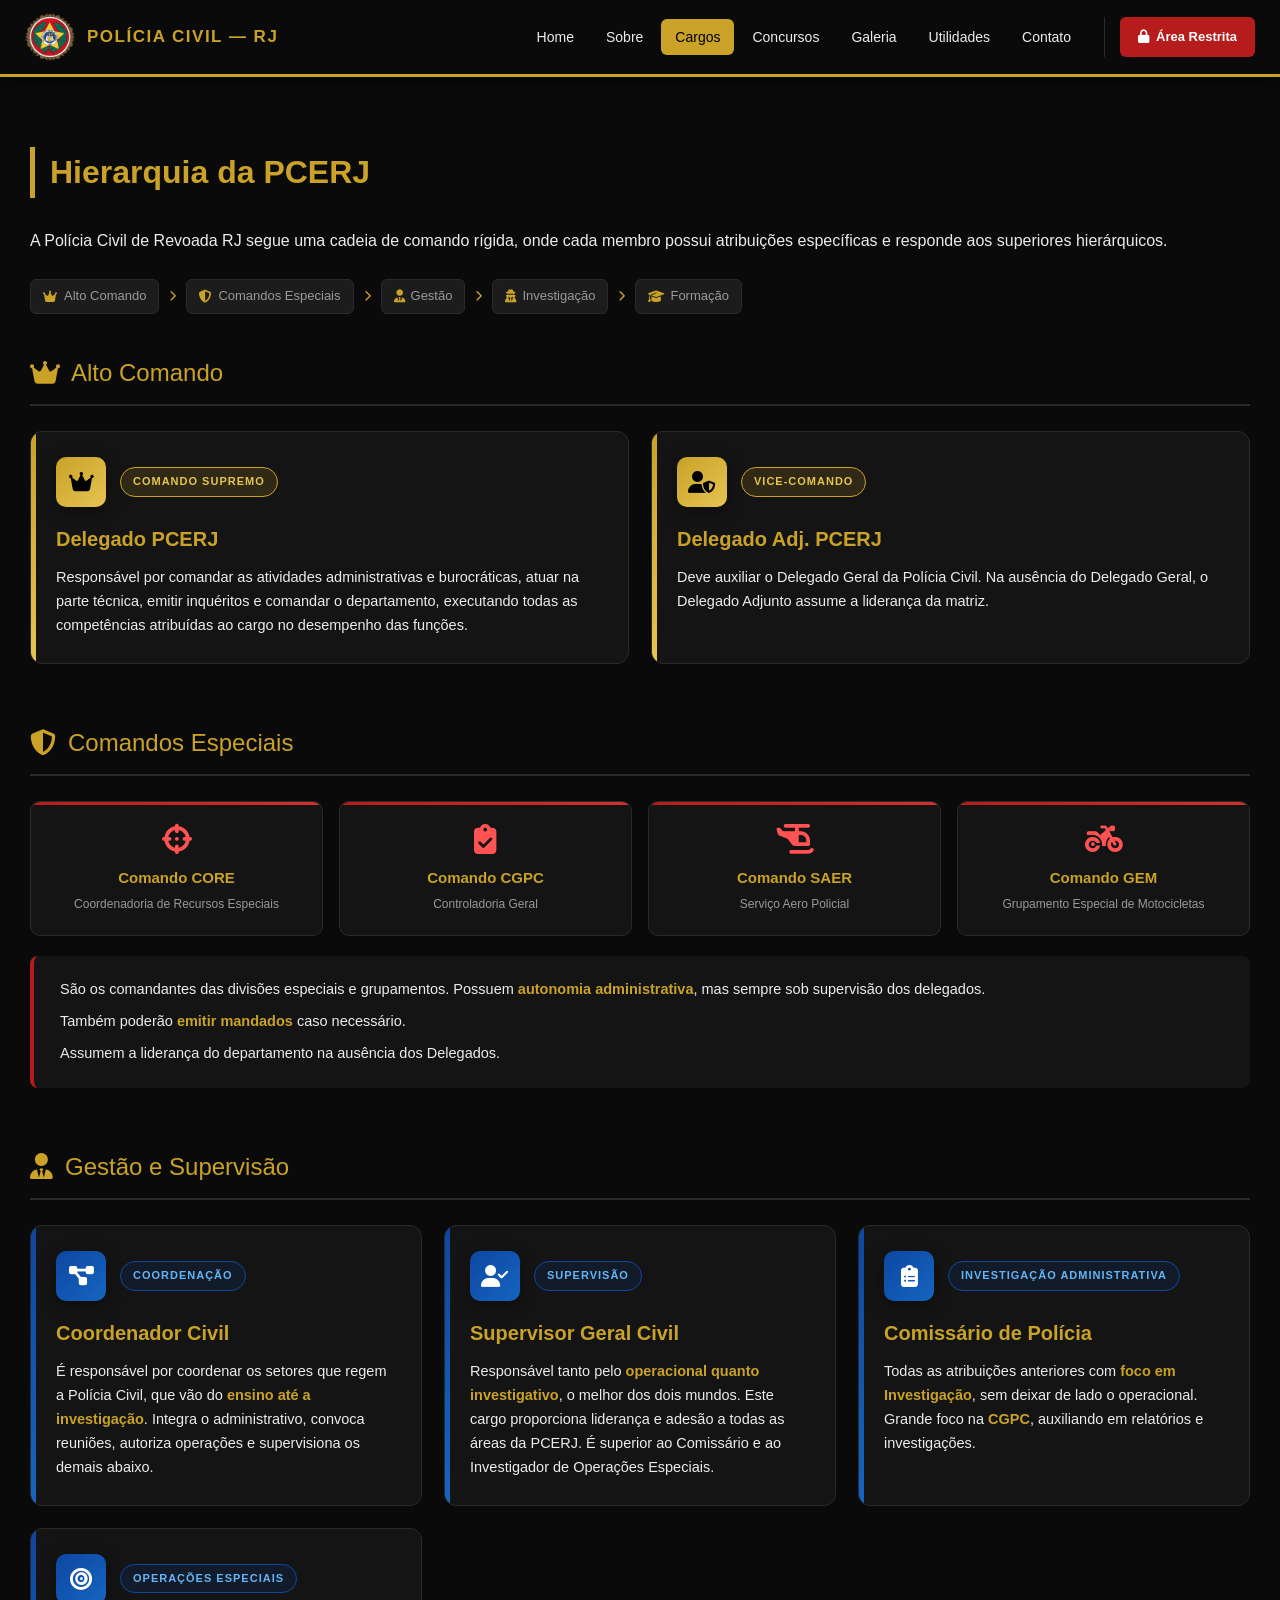
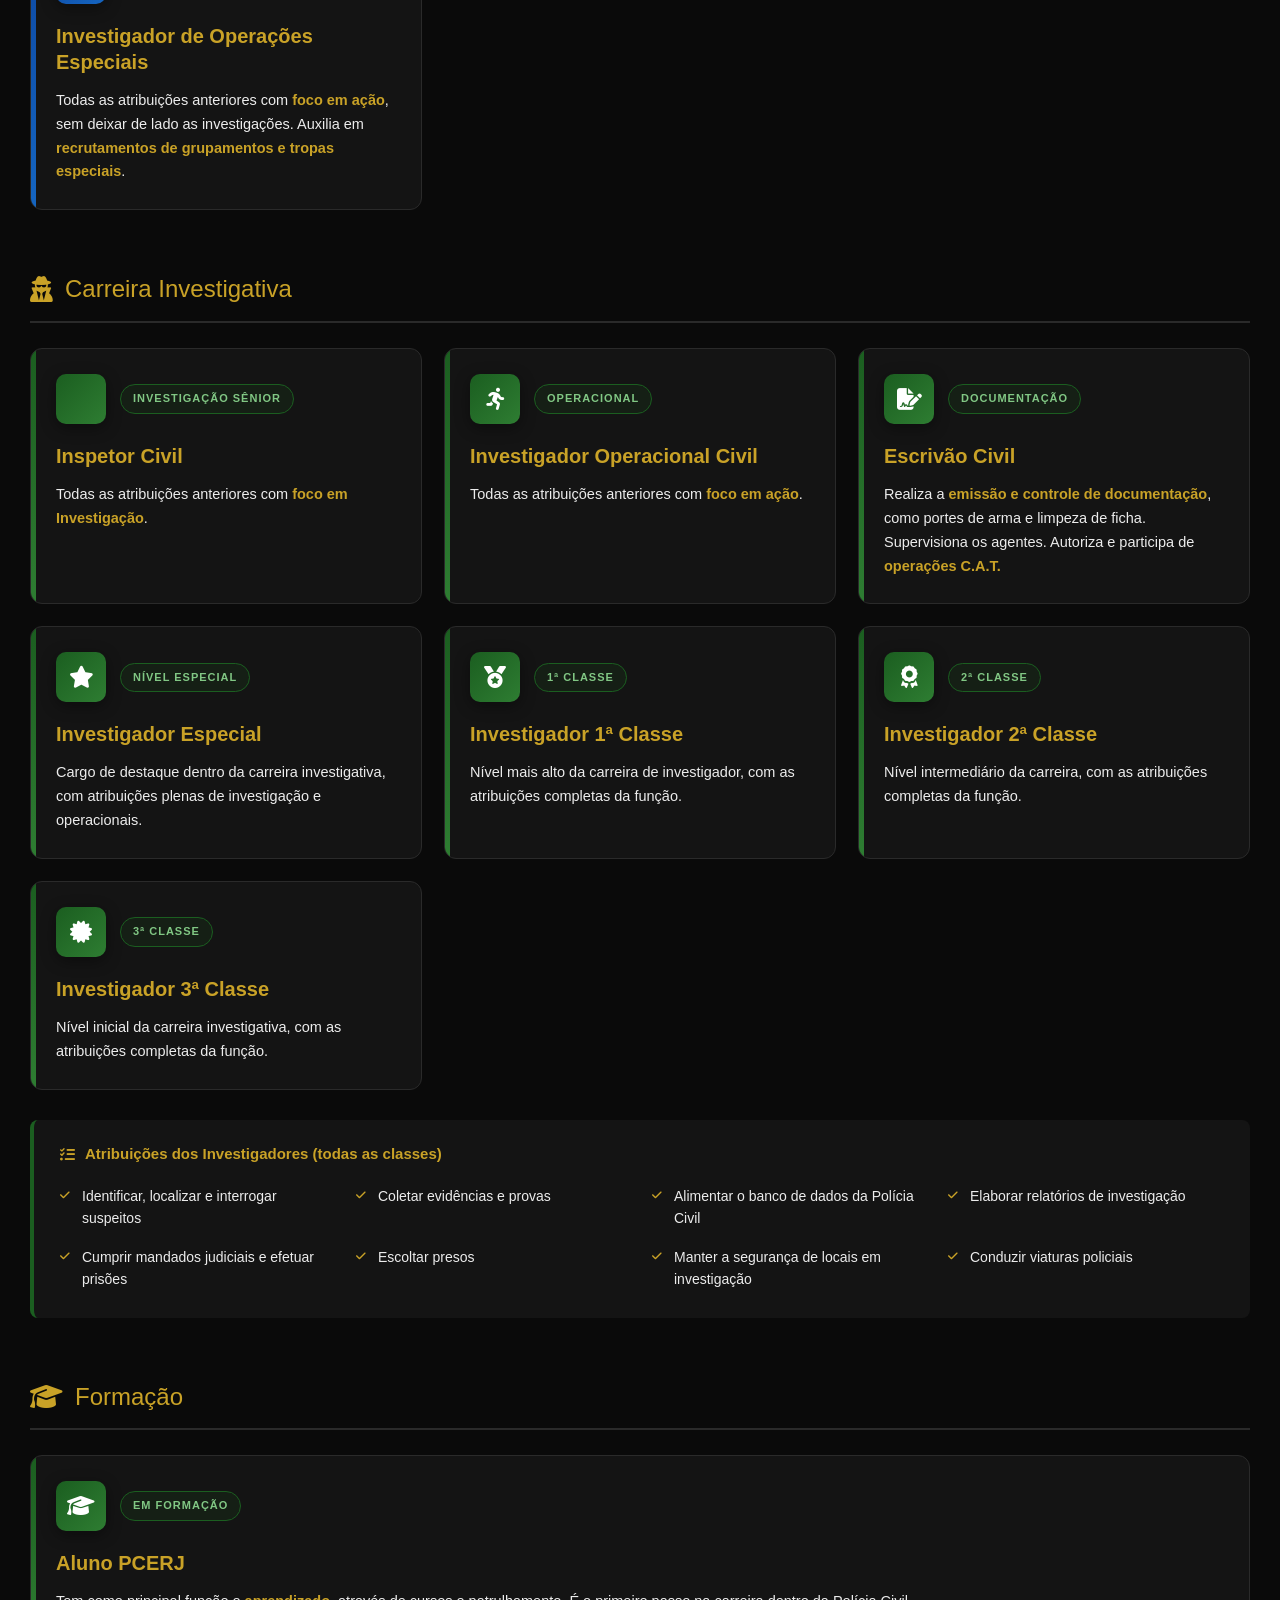
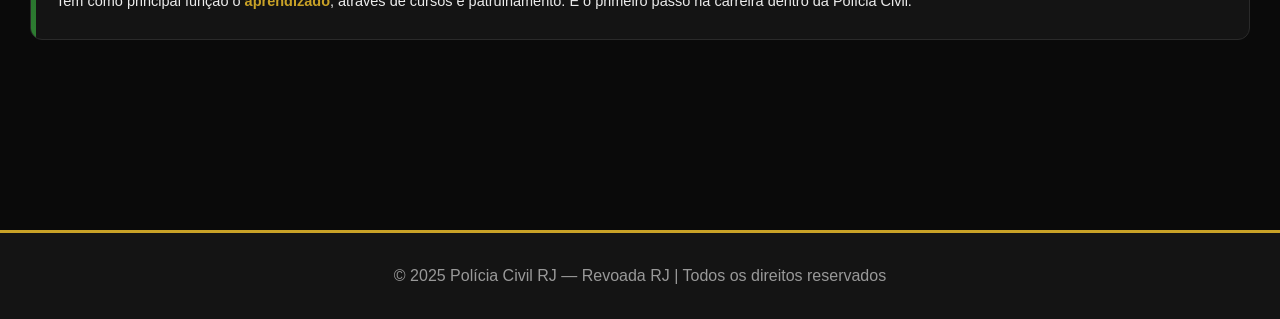
<file: cargos.html>
<!DOCTYPE html>
<html lang="pt-BR">

<head>
    <meta charset="UTF-8">
    <meta name="viewport" content="width=device-width, initial-scale=1.0">
    <title>Cargos | Polícia Civil RJ — Revoada RJ</title>
    <link rel="icon" href="assets/img/logo.png">
    <link rel="stylesheet" href="https://cdnjs.cloudflare.com/ajax/libs/font-awesome/6.5.1/css/all.min.css">
    <link rel="stylesheet" href="css/style.css">
    <style>
        /* ===== CARDS DE CARGO ===== */
        .cargo-grupo {
            margin-bottom: 60px;
        }

        .grupo-titulo {
            display: flex;
            align-items: center;
            gap: 12px;
            color: var(--dourado);
            font-size: 24px;
            margin-bottom: 25px;
            padding-bottom: 12px;
            border-bottom: 2px solid var(--borda);
        }

        .grupo-titulo i {
            font-size: 26px;
        }

        /* Grid ajustável — mínimo confortável */
        .cargo-grid {
            display: grid;
            grid-template-columns: repeat(auto-fit, minmax(340px, 1fr));
            gap: 22px;
        }

        /* Grid mais largo pra grupos com poucos cards */
        .cargo-grid.wide {
            grid-template-columns: repeat(auto-fit, minmax(420px, 1fr));
        }

        /* Grid mais compacto pra grupos com muitos cards */
        .cargo-grid.compact {
            grid-template-columns: repeat(auto-fit, minmax(280px, 1fr));
        }

        /* ===== CARD DE CARGO ===== */
        .cargo-card {
            background: var(--preto-card);
            border: 1px solid var(--borda);
            border-radius: 12px;
            padding: 25px;
            display: flex;
            flex-direction: column;
            gap: 14px;
            transition: .3s;
            position: relative;
            overflow: hidden;
        }

        .cargo-card::before {
            content: '';
            position: absolute;
            top: 0;
            left: 0;
            width: 5px;
            height: 100%;
            background: var(--dourado);
            transition: .3s;
        }

        .cat-alto-comando::before {
            background: linear-gradient(180deg, #c9a227, #e6c453);
        }

        .cat-comandos::before {
            background: linear-gradient(180deg, #b71c1c, #d32f2f);
        }

        .cat-gestao::before {
            background: linear-gradient(180deg, #0d47a1, #1565c0);
        }

        .cat-investigativo::before {
            background: linear-gradient(180deg, #1b5e20, #2e7d32);
        }

        .cargo-card:hover {
            border-color: var(--dourado);
            transform: translateY(-5px);
            box-shadow: 0 10px 30px rgba(201, 162, 39, .2);
        }

        /* Cabeçalho do card: ícone + badge */
        .cargo-header {
            display: flex;
            align-items: center;
            gap: 14px;
            margin-bottom: 5px;
        }

        .cargo-icon {
            flex-shrink: 0;
            width: 50px;
            height: 50px;
            border-radius: 10px;
            display: flex;
            align-items: center;
            justify-content: center;
            font-size: 22px;
            color: #000;
            box-shadow: 0 4px 15px rgba(0, 0, 0, .4);
        }

        .cat-alto-comando .cargo-icon {
            background: linear-gradient(135deg, #c9a227, #e6c453);
        }

        .cat-comandos .cargo-icon {
            background: linear-gradient(135deg, #b71c1c, #d32f2f);
            color: #fff;
        }

        .cat-gestao .cargo-icon {
            background: linear-gradient(135deg, #0d47a1, #1565c0);
            color: #fff;
        }

        .cat-investigativo .cargo-icon {
            background: linear-gradient(135deg, #1b5e20, #2e7d32);
            color: #fff;
        }

        .cargo-badge {
            display: inline-block;
            font-size: 11px;
            font-weight: bold;
            letter-spacing: 1px;
            text-transform: uppercase;
            padding: 5px 12px;
            border-radius: 20px;
            width: fit-content;
        }

        .cat-alto-comando .cargo-badge {
            background: rgba(201, 162, 39, .15);
            color: #e6c453;
            border: 1px solid #c9a227;
        }

        .cat-comandos .cargo-badge {
            background: rgba(183, 28, 28, .15);
            color: #ff5252;
            border: 1px solid #b71c1c;
        }

        .cat-gestao .cargo-badge {
            background: rgba(13, 71, 161, .15);
            color: #64b5f6;
            border: 1px solid #0d47a1;
        }

        .cat-investigativo .cargo-badge {
            background: rgba(27, 94, 32, .15);
            color: #81c784;
            border: 1px solid #1b5e20;
        }

        .cargo-card h3 {
            margin: 0;
            font-size: 20px;
            color: var(--dourado);
            line-height: 1.3;
        }

        .cargo-card>p {
            font-size: 14.5px;
            line-height: 1.65;
            color: var(--texto);
            margin: 0;
        }

        .cargo-card>p strong {
            color: var(--dourado);
            font-weight: 600;
        }

        /* Lista de atribuições */
        .atribuicoes {
            list-style: none;
            margin-top: 6px;
            display: grid;
            grid-template-columns: repeat(auto-fit, minmax(240px, 1fr));
            gap: 6px 20px;
        }

        .atribuicoes li {
            padding: 5px 0 5px 22px;
            position: relative;
            font-size: 14px;
            color: var(--texto);
        }

        .atribuicoes li::before {
            content: '\f00c';
            font-family: 'Font Awesome 6 Free';
            font-weight: 900;
            position: absolute;
            left: 0;
            top: 7px;
            color: var(--dourado);
            font-size: 11px;
        }

        /* ===== COMANDOS ESPECIAIS — mini-cards ===== */
        .comandos-grid {
            display: grid;
            grid-template-columns: repeat(auto-fit, minmax(200px, 1fr));
            gap: 16px;
            margin-bottom: 20px;
        }

        .comando-mini {
            background: var(--preto-card);
            border: 1px solid var(--borda);
            border-radius: 10px;
            padding: 22px 18px;
            text-align: center;
            transition: .3s;
            position: relative;
            overflow: hidden;
        }

        .comando-mini::before {
            content: '';
            position: absolute;
            top: 0;
            left: 0;
            width: 100%;
            height: 3px;
            background: linear-gradient(90deg, #b71c1c, #d32f2f);
        }

        .comando-mini:hover {
            border-color: var(--vermelho);
            transform: translateY(-5px);
            box-shadow: 0 10px 25px rgba(183, 28, 28, .3);
        }

        .comando-mini i {
            font-size: 30px;
            color: #ff5252;
            margin-bottom: 12px;
            display: block;
        }

        .comando-mini h4 {
            color: var(--dourado);
            font-size: 15px;
            margin-bottom: 6px;
        }

        .comando-mini span {
            font-size: 12px;
            color: var(--texto-muted);
            display: block;
            line-height: 1.4;
        }

        /* Bloco descritivo */
        .bloco-desc {
            background: var(--preto-card);
            border-left: 4px solid var(--vermelho);
            border-radius: 8px;
            padding: 22px 26px;
            margin-top: 15px;
        }

        .bloco-desc.verde {
            border-left-color: #1b5e20;
        }

        .bloco-desc h4 {
            color: var(--dourado);
            font-size: 15px;
            margin-bottom: 14px;
            display: flex;
            align-items: center;
            gap: 10px;
        }

        .bloco-desc p {
            font-size: 14.5px;
            margin-bottom: 8px;
            line-height: 1.65;
        }

        .bloco-desc p:last-child {
            margin-bottom: 0;
        }

        .bloco-desc p strong {
            color: var(--dourado);
            font-weight: 600;
        }

        /* ===== Linha visual de hierarquia ===== */
        .linha-hierarquia {
            display: flex;
            flex-wrap: wrap;
            align-items: center;
            gap: 10px;
            margin-bottom: 40px;
            font-size: 13px;
            color: var(--texto-muted);
        }

        .linha-hierarquia span {
            padding: 6px 12px;
            background: var(--preto-suave);
            border-radius: 6px;
            border: 1px solid var(--borda);
            display: inline-flex;
            align-items: center;
            gap: 6px;
        }

        .linha-hierarquia span i {
            color: var(--dourado);
        }

        .linha-hierarquia>i {
            color: var(--dourado);
            font-size: 11px;
        }

        /* ===== RESPONSIVO ===== */
        @media (max-width: 900px) {

            .cargo-grid,
            .cargo-grid.wide {
                grid-template-columns: 1fr;
            }
        }

        @media (max-width: 700px) {
            .grupo-titulo {
                font-size: 19px;
                gap: 10px;
            }

            .grupo-titulo i {
                font-size: 20px;
            }

            .cargo-card {
                padding: 22px 20px;
            }

            .cargo-card h3 {
                font-size: 17px;
            }

            .cargo-icon {
                width: 44px;
                height: 44px;
                font-size: 18px;
            }

            .comandos-grid {
                grid-template-columns: repeat(2, 1fr);
            }

            .atribuicoes {
                grid-template-columns: 1fr;
            }
        }

        @media (max-width: 480px) {
            .comandos-grid {
                grid-template-columns: 1fr;
            }
        }
    </style>
</head>

<body>

    <header>
        <div class="header-container">
            <a href="index.html" class="logo">
                <img src="assets/img/logo.png" alt="Logo PC-RJ">
                <span>POLÍCIA CIVIL — RJ</span>
            </a>
            <button class="menu-toggle" id="menuToggle" aria-label="Abrir menu">
                <i class="fa-solid fa-bars"></i>
            </button>
            <nav>
                <ul id="navList">
                    <li><a href="index.html">Home</a></li>
                    <li><a href="sobre.html">Sobre</a></li>
                    <li><a href="cargos.html">Cargos</a></li>
                    <li><a href="concursos.html">Concursos</a></li>
                    <li><a href="galeria.html">Galeria</a></li>
                    <li><a href="utilidades.html">Utilidades</a></li>
                    <li><a href="contato.html">Contato</a></li>
                    <li class="nav-actions">
                        <a href="painel.html" class="btn-login">
                            <i class="fa-solid fa-lock"></i> Área Restrita
                        </a>
                    </li>
                </ul>
            </nav>
        </div>
    </header>

    <section>
        <h2>Hierarquia da PCERJ</h2>
        <p style="margin-bottom:25px;">A Polícia Civil de Revoada RJ segue uma cadeia de comando rígida, onde cada
            membro possui atribuições específicas e responde aos superiores hierárquicos.</p>

        <!-- Linha visual de progressão -->
        <div class="linha-hierarquia">
            <span><i class="fa-solid fa-crown"></i> Alto Comando</span>
            <i class="fa-solid fa-chevron-right"></i>
            <span><i class="fa-solid fa-shield-halved"></i> Comandos Especiais</span>
            <i class="fa-solid fa-chevron-right"></i>
            <span><i class="fa-solid fa-user-tie"></i> Gestão</span>
            <i class="fa-solid fa-chevron-right"></i>
            <span><i class="fa-solid fa-user-secret"></i> Investigação</span>
            <i class="fa-solid fa-chevron-right"></i>
            <span><i class="fa-solid fa-graduation-cap"></i> Formação</span>
        </div>

        <!-- ============ ALTO COMANDO ============ -->
        <div class="cargo-grupo">
            <div class="grupo-titulo">
                <i class="fa-solid fa-crown"></i> Alto Comando
            </div>
            <div class="cargo-grid wide">

                <div class="cargo-card cat-alto-comando">
                    <div class="cargo-header">
                        <div class="cargo-icon"><i class="fa-solid fa-crown"></i></div>
                        <span class="cargo-badge">Comando Supremo</span>
                    </div>
                    <h3>Delegado PCERJ</h3>
                    <p>Responsável por comandar as atividades administrativas e burocráticas, atuar na parte técnica,
                        emitir inquéritos e comandar o departamento, executando todas as competências atribuídas ao
                        cargo no desempenho das funções.</p>
                </div>

                <div class="cargo-card cat-alto-comando">
                    <div class="cargo-header">
                        <div class="cargo-icon"><i class="fa-solid fa-user-shield"></i></div>
                        <span class="cargo-badge">Vice-Comando</span>
                    </div>
                    <h3>Delegado Adj. PCERJ</h3>
                    <p>Deve auxiliar o Delegado Geral da Polícia Civil. Na ausência do Delegado Geral, o Delegado
                        Adjunto assume a liderança da matriz.</p>
                </div>

            </div>
        </div>

        <!-- ============ COMANDOS ESPECIAIS ============ -->
        <div class="cargo-grupo">
            <div class="grupo-titulo">
                <i class="fa-solid fa-shield-halved"></i> Comandos Especiais
            </div>

            <div class="comandos-grid">
                <div class="comando-mini">
                    <i class="fa-solid fa-crosshairs"></i>
                    <h4>Comando CORE</h4>
                    <span>Coordenadoria de Recursos Especiais</span>
                </div>
                <div class="comando-mini">
                    <i class="fa-solid fa-clipboard-check"></i>
                    <h4>Comando CGPC</h4>
                    <span>Controladoria Geral</span>
                </div>
                <div class="comando-mini">
                    <i class="fa-solid fa-helicopter"></i>
                    <h4>Comando SAER</h4>
                    <span>Serviço Aero Policial</span>
                </div>
                <div class="comando-mini">
                    <i class="fa-solid fa-motorcycle"></i>
                    <h4>Comando GEM</h4>
                    <span>Grupamento Especial de Motocicletas</span>
                </div>
            </div>

            <div class="bloco-desc">
                <p>São os comandantes das divisões especiais e grupamentos. Possuem <strong>autonomia
                        administrativa</strong>, mas sempre sob supervisão dos delegados.</p>
                <p>Também poderão <strong>emitir mandados</strong> caso necessário.</p>
                <p>Assumem a liderança do departamento na ausência dos Delegados.</p>
            </div>
        </div>

        <!-- ============ GESTÃO E SUPERVISÃO ============ -->
        <div class="cargo-grupo">
            <div class="grupo-titulo">
                <i class="fa-solid fa-user-tie"></i> Gestão e Supervisão
            </div>
            <div class="cargo-grid">

                <div class="cargo-card cat-gestao">
                    <div class="cargo-header">
                        <div class="cargo-icon"><i class="fa-solid fa-diagram-project"></i></div>
                        <span class="cargo-badge">Coordenação</span>
                    </div>
                    <h3>Coordenador Civil</h3>
                    <p>É responsável por coordenar os setores que regem a Polícia Civil, que vão do <strong>ensino até a
                            investigação</strong>. Integra o administrativo, convoca reuniões, autoriza operações e
                        supervisiona os demais abaixo.</p>
                </div>

                <div class="cargo-card cat-gestao">
                    <div class="cargo-header">
                        <div class="cargo-icon"><i class="fa-solid fa-user-check"></i></div>
                        <span class="cargo-badge">Supervisão</span>
                    </div>
                    <h3>Supervisor Geral Civil</h3>
                    <p>Responsável tanto pelo <strong>operacional quanto investigativo</strong>, o melhor dos dois
                        mundos. Este cargo proporciona liderança e adesão a todas as áreas da PCERJ. É superior ao
                        Comissário e ao Investigador de Operações Especiais.</p>
                </div>

                <div class="cargo-card cat-gestao">
                    <div class="cargo-header">
                        <div class="cargo-icon"><i class="fa-solid fa-clipboard-list"></i></div>
                        <span class="cargo-badge">Investigação Administrativa</span>
                    </div>
                    <h3>Comissário de Polícia</h3>
                    <p>Todas as atribuições anteriores com <strong>foco em Investigação</strong>, sem deixar de lado o
                        operacional. Grande foco na <strong>CGPC</strong>, auxiliando em relatórios e investigações.</p>
                </div>

                <div class="cargo-card cat-gestao">
                    <div class="cargo-header">
                        <div class="cargo-icon"><i class="fa-solid fa-bullseye"></i></div>
                        <span class="cargo-badge">Operações Especiais</span>
                    </div>
                    <h3>Investigador de Operações Especiais</h3>
                    <p>Todas as atribuições anteriores com <strong>foco em ação</strong>, sem deixar de lado as
                        investigações. Auxilia em <strong>recrutamentos de grupamentos e tropas especiais</strong>.</p>
                </div>

            </div>
        </div>

        <!-- ============ CARREIRA INVESTIGATIVA ============ -->
        <div class="cargo-grupo">
            <div class="grupo-titulo">
                <i class="fa-solid fa-user-secret"></i> Carreira Investigativa
            </div>
            <div class="cargo-grid">

                <div class="cargo-card cat-investigativo">
                    <div class="cargo-header">
                        <div class="cargo-icon"><i class="fa-solid fa-user-police"></i></div>
                        <span class="cargo-badge">Investigação Sênior</span>
                    </div>
                    <h3>Inspetor Civil</h3>
                    <p>Todas as atribuições anteriores com <strong>foco em Investigação</strong>.</p>
                </div>

                <div class="cargo-card cat-investigativo">
                    <div class="cargo-header">
                        <div class="cargo-icon"><i class="fa-solid fa-person-running"></i></div>
                        <span class="cargo-badge">Operacional</span>
                    </div>
                    <h3>Investigador Operacional Civil</h3>
                    <p>Todas as atribuições anteriores com <strong>foco em ação</strong>.</p>
                </div>

                <div class="cargo-card cat-investigativo">
                    <div class="cargo-header">
                        <div class="cargo-icon"><i class="fa-solid fa-file-signature"></i></div>
                        <span class="cargo-badge">Documentação</span>
                    </div>
                    <h3>Escrivão Civil</h3>
                    <p>Realiza a <strong>emissão e controle de documentação</strong>, como portes de arma e limpeza de
                        ficha. Supervisiona os agentes. Autoriza e participa de <strong>operações C.A.T.</strong></p>
                </div>

                <div class="cargo-card cat-investigativo">
                    <div class="cargo-header">
                        <div class="cargo-icon"><i class="fa-solid fa-star"></i></div>
                        <span class="cargo-badge">Nível Especial</span>
                    </div>
                    <h3>Investigador Especial</h3>
                    <p>Cargo de destaque dentro da carreira investigativa, com atribuições plenas de investigação e
                        operacionais.</p>
                </div>

                <div class="cargo-card cat-investigativo">
                    <div class="cargo-header">
                        <div class="cargo-icon"><i class="fa-solid fa-medal"></i></div>
                        <span class="cargo-badge">1ª Classe</span>
                    </div>
                    <h3>Investigador 1ª Classe</h3>
                    <p>Nível mais alto da carreira de investigador, com as atribuições completas da função.</p>
                </div>

                <div class="cargo-card cat-investigativo">
                    <div class="cargo-header">
                        <div class="cargo-icon"><i class="fa-solid fa-award"></i></div>
                        <span class="cargo-badge">2ª Classe</span>
                    </div>
                    <h3>Investigador 2ª Classe</h3>
                    <p>Nível intermediário da carreira, com as atribuições completas da função.</p>
                </div>

                <div class="cargo-card cat-investigativo">
                    <div class="cargo-header">
                        <div class="cargo-icon"><i class="fa-solid fa-certificate"></i></div>
                        <span class="cargo-badge">3ª Classe</span>
                    </div>
                    <h3>Investigador 3ª Classe</h3>
                    <p>Nível inicial da carreira investigativa, com as atribuições completas da função.</p>
                </div>

            </div>

            <!-- Atribuições comuns -->
            <div class="bloco-desc verde" style="margin-top: 30px;">
                <h4><i class="fa-solid fa-list-check"></i> Atribuições dos Investigadores (todas as classes)</h4>
                <ul class="atribuicoes">
                    <li>Identificar, localizar e interrogar suspeitos</li>
                    <li>Coletar evidências e provas</li>
                    <li>Alimentar o banco de dados da Polícia Civil</li>
                    <li>Elaborar relatórios de investigação</li>
                    <li>Cumprir mandados judiciais e efetuar prisões</li>
                    <li>Escoltar presos</li>
                    <li>Manter a segurança de locais em investigação</li>
                    <li>Conduzir viaturas policiais</li>
                </ul>
            </div>

        </div>

        <!-- ============ FORMAÇÃO ============ -->
        <div class="cargo-grupo">
            <div class="grupo-titulo">
                <i class="fa-solid fa-graduation-cap"></i> Formação
            </div>
            <div class="cargo-grid wide">

                <div class="cargo-card cat-investigativo">
                    <div class="cargo-header">
                        <div class="cargo-icon"><i class="fa-solid fa-graduation-cap"></i></div>
                        <span class="cargo-badge">Em Formação</span>
                    </div>
                    <h3>Aluno PCERJ</h3>
                    <p>Tem como principal função o <strong>aprendizado</strong>, através de cursos e patrulhamento. É o
                        primeiro passo na carreira dentro da Polícia Civil.</p>
                </div>

            </div>
        </div>

    </section>

    <footer>
        <p>© 2025 Polícia Civil RJ — Revoada RJ | Todos os direitos reservados</p>
    </footer>

    <script src="js/main.js"></script>
</body>

</html>
</file>
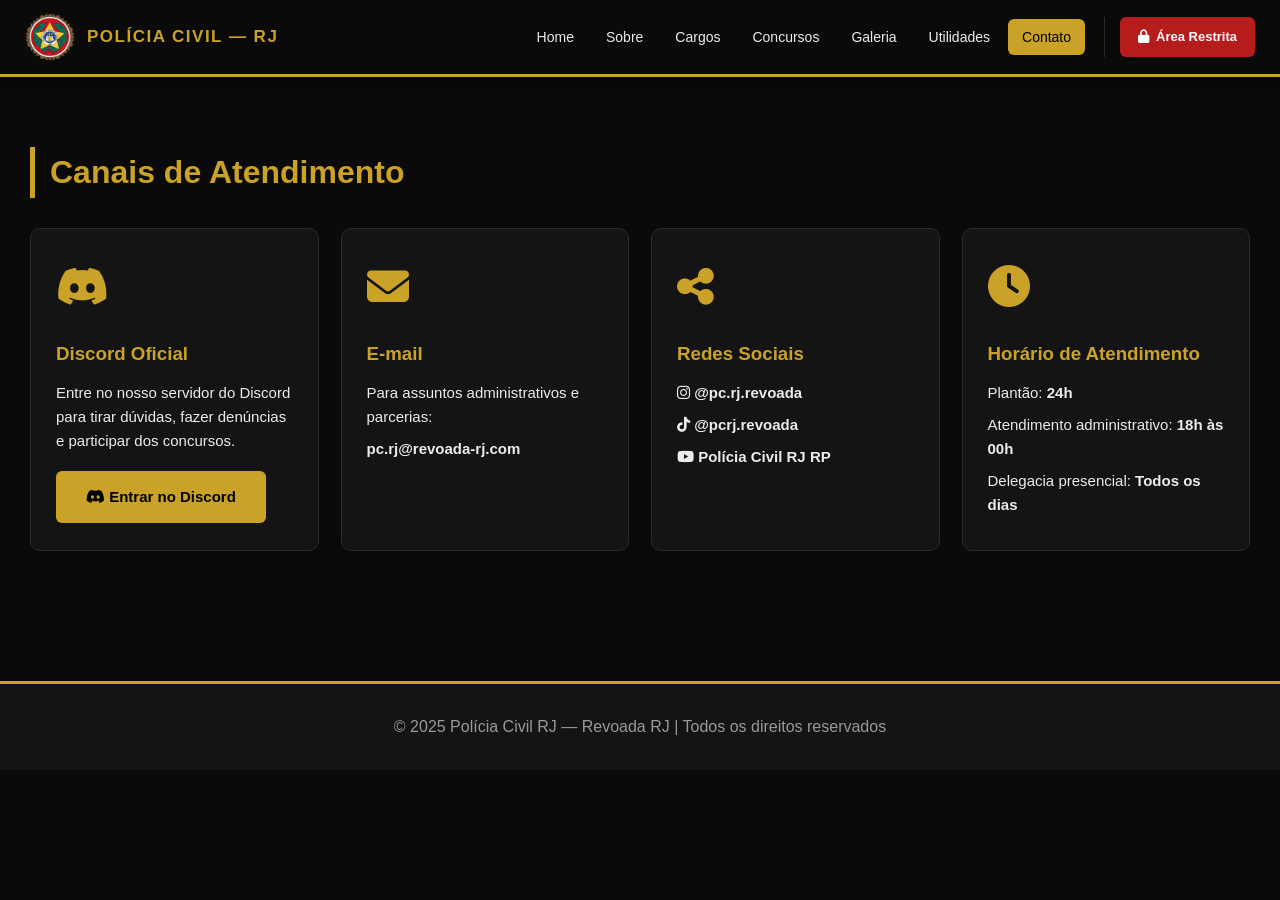
<file: contato.html>
<!DOCTYPE html>
<html lang="pt-BR">

<head>
    <meta charset="UTF-8">
    <meta name="viewport" content="width=device-width, initial-scale=1.0">
    <title>Contato | Polícia Civil RJ — Revoada RJ</title>
    <link rel="icon" href="assets/img/logo.png">
    <link rel="stylesheet" href="https://cdnjs.cloudflare.com/ajax/libs/font-awesome/6.5.1/css/all.min.css">
    <link rel="stylesheet" href="css/style.css">
</head>

<body>

    <header>
        <div class="header-container">
            <a href="index.html" class="logo">
                <img src="assets/img/logo.png" alt="Logo PC-RJ">
                <span>POLÍCIA CIVIL — RJ</span>
            </a>
            <button class="menu-toggle" id="menuToggle" aria-label="Abrir menu">
                <i class="fa-solid fa-bars"></i>
            </button>
            <nav>
                <ul id="navList">
                    <li><a href="index.html">Home</a></li>
                    <li><a href="sobre.html">Sobre</a></li>
                    <li><a href="cargos.html">Cargos</a></li>
                    <li><a href="concursos.html">Concursos</a></li>
                    <li><a href="galeria.html">Galeria</a></li>
                    <li><a href="utilidades.html">Utilidades</a></li>
                    <li><a href="contato.html">Contato</a></li>
                    <li class="nav-actions">
                        <a href="painel.html" class="btn-login">
                            <i class="fa-solid fa-lock"></i> Área Restrita
                        </a>
                    </li>
                </ul>
            </nav>
        </div>
    </header>

    <section>
        <h2>Canais de Atendimento</h2>
        <div class="grid">
            <div class="card">
                <div class="card-icon"><i class="fa-brands fa-discord"></i></div>
                <h3>Discord Oficial</h3>
                <p>Entre no nosso servidor do Discord para tirar dúvidas, fazer denúncias e participar dos concursos.
                </p>
                <a href="#" class="btn btn-primary">
                    <i class="fa-brands fa-discord"></i> Entrar no Discord
                </a>
            </div>

            <div class="card">
                <div class="card-icon"><i class="fa-solid fa-envelope"></i></div>
                <h3>E-mail</h3>
                <p>Para assuntos administrativos e parcerias:</p>
                <p><strong>pc.rj@revoada-rj.com</strong></p>
            </div>

            <div class="card">
                <div class="card-icon"><i class="fa-solid fa-share-nodes"></i></div>
                <h3>Redes Sociais</h3>
                <p><i class="fa-brands fa-instagram"></i> <strong>@pc.rj.revoada</strong></p>
                <p><i class="fa-brands fa-tiktok"></i> <strong>@pcrj.revoada</strong></p>
                <p><i class="fa-brands fa-youtube"></i> <strong>Polícia Civil RJ RP</strong></p>
            </div>

            <div class="card">
                <div class="card-icon"><i class="fa-solid fa-clock"></i></div>
                <h3>Horário de Atendimento</h3>
                <p>Plantão: <strong>24h</strong></p>
                <p>Atendimento administrativo: <strong>18h às 00h</strong></p>
                <p>Delegacia presencial: <strong>Todos os dias</strong></p>
            </div>
        </div>
    </section>

    <footer>
        <p>© 2025 Polícia Civil RJ — Revoada RJ | Todos os direitos reservados</p>
    </footer>

    <script src="js/main.js"></script>
</body>

</html>
</file>
<file: css/style.css>
/* ===================== RESET ===================== */
* {
  margin: 0;
  padding: 0;
  box-sizing: border-box;
  font-family: 'Segoe UI', Tahoma, sans-serif;
}

/* ===================== VARIÁVEIS ===================== */
:root {
  --preto: #0a0a0a;
  --preto-card: #141414;
  --preto-suave: #1c1c1c;
  --dourado: #c9a227;
  --dourado-hover: #e6c453;
  --vermelho: #b71c1c;
  --verde: #1b5e20;
  --azul: #0d47a1;
  --texto: #ececec;
  --texto-muted: #999;
  --borda: #2a2a2a;
  --header-bg: #000000;
}

body {
  background: var(--preto);
  color: var(--texto);
  line-height: 1.6;
}

/* ===================== HEADER ===================== */
header {
  background: transparent;
  border-bottom: 3px solid var(--dourado);
  position: sticky;
  top: 0;
  z-index: 1000;
  box-shadow: 0 2px 20px rgba(0, 0, 0, .8);
}

.header-container {
  max-width: 1400px;
  margin: 0 auto;
  padding: 12px 25px;
  display: flex;
  align-items: center;
  justify-content: space-between;
  gap: 20px;
  backdrop-filter: blur(5px);
}

/* --- LOGO --- */
.logo {
  display: flex;
  align-items: center;
  gap: 12px;
  text-decoration: none;
  color: var(--dourado);
  font-weight: bold;
  font-size: 17px;
  letter-spacing: 1.5px;
  white-space: nowrap;
  flex-shrink: 0;
}

.logo img {
  height: 50px;
  width: 50px;
  object-fit: contain;
}

/* --- NAV --- */
nav {
  flex: 1;
  display: flex;
  justify-content: flex-end;
}

nav ul {
  display: flex;
  align-items: center;
  list-style: none;
  gap: 4px;
}

nav a {
  color: var(--texto);
  text-decoration: none;
  padding: 10px 14px;
  border-radius: 6px;
  font-weight: 500;
  font-size: 14px;
  transition: .25s;
  white-space: nowrap;
}

nav a:hover,
nav a.active {
  background: var(--dourado);
  color: #000;
}

/* --- AÇÕES (login) --- */
.nav-actions {
  display: flex;
  align-items: center;
  gap: 8px;
  margin-left: 15px;
  padding-left: 15px;
  border-left: 1px solid var(--borda);
}

.btn-login {
  background: var(--vermelho);
  color: #fff;
  padding: 10px 18px;
  border-radius: 6px;
  font-weight: bold;
  font-size: 13px;
  border: none;
  cursor: pointer;
  transition: .25s;
  white-space: nowrap;
  display: inline-flex;
  align-items: center;
  gap: 7px;
  text-decoration: none;
  /* ← garante que não fica sublinhado */
}

.btn-login:hover {
  background: #d32f2f;
  transform: translateY(-2px);
}

/* --- HAMBÚRGUER (só mobile) --- */
.menu-toggle {
  display: none;
  background: transparent;
  border: none;
  color: var(--dourado);
  font-size: 24px;
  cursor: pointer;
  padding: 8px 12px;
  border-radius: 6px;
  transition: .25s;
}

.menu-toggle:hover {
  background: rgba(201, 162, 39, .15);
}

/* ===================== BOTÕES GENÉRICOS ===================== */
.btn {
  display: inline-block;
  padding: 14px 30px;
  border-radius: 6px;
  font-weight: bold;
  text-decoration: none;
  cursor: pointer;
  border: none;
  transition: .3s;
  font-size: 15px;
  margin-top: 10px;
}

.btn-primary {
  background: var(--dourado);
  color: #000;
}

.btn-primary:hover {
  background: var(--dourado-hover);
  transform: translateY(-2px);
}

.btn-outline {
  background: transparent;
  color: var(--dourado);
  border: 2px solid var(--dourado);
}

.btn-outline:hover {
  background: var(--dourado);
  color: #000;
}

/* ===================== SEÇÕES ===================== */
section {
  padding: 70px 30px;
  max-width: 1400px;
  margin: 0 auto;
}

section h2 {
  color: var(--dourado);
  font-size: 32px;
  margin-bottom: 30px;
  border-left: 5px solid var(--dourado);
  padding-left: 15px;
}

section p {
  margin-bottom: 15px;
}

/* ===================== GRID & CARDS ===================== */
.grid {
  display: grid;
  grid-template-columns: repeat(auto-fit, minmax(280px, 1fr));
  gap: 22px;
}

.card {
  background: var(--preto-card);
  border: 1px solid var(--borda);
  border-radius: 10px;
  padding: 25px;
  transition: .3s;
  position: relative;
  overflow: hidden;
}

.card::before {
  content: '';
  position: absolute;
  top: 0;
  left: 0;
  width: 4px;
  height: 100%;
  background: var(--dourado);
  transform: scaleY(0);
  transition: .3s;
  transform-origin: bottom;
}

.card:hover::before {
  transform: scaleY(1);
}

.card:hover {
  border-color: var(--dourado);
  transform: translateY(-5px);
  box-shadow: 0 10px 30px rgba(201, 162, 39, .2);
}

.card h3,
.card h4 {
  color: var(--dourado);
  margin-bottom: 12px;
}

.card p {
  margin-bottom: 8px;
  font-size: 15px;
}

.card-icon {
  font-size: 42px;
  margin-bottom: 18px;
  color: var(--dourado);
  display: inline-block;
  transition: .3s;
}

.card:hover .card-icon {
  transform: scale(1.15) rotate(-5deg);
  color: var(--dourado-hover);
}

/* ===================== LISTAS ===================== */
.lista {
  list-style: none;
}

.lista li {
  padding: 8px 0 8px 25px;
  position: relative;
  font-size: 15px;
  border-bottom: 1px solid var(--borda);
}

.lista li:last-child {
  border-bottom: none;
}

.lista li::before {
  content: '▸';
  position: absolute;
  left: 0;
  color: var(--dourado);
  font-weight: bold;
}

/* ===================== FORMULÁRIO ===================== */
.form-denuncia {
  max-width: 700px;
  margin: 0 auto;
  display: flex;
  flex-direction: column;
  gap: 15px;
}

.form-denuncia label {
  color: var(--dourado);
  font-weight: bold;
  font-size: 14px;
}

.form-denuncia input,
.form-denuncia textarea {
  background: var(--preto-card);
  border: 1px solid var(--borda);
  border-radius: 6px;
  padding: 12px;
  color: var(--texto);
  font-size: 15px;
  font-family: inherit;
}

.form-denuncia input:focus,
.form-denuncia textarea:focus {
  outline: none;
  border-color: var(--dourado);
}

/* ===================== MODAL ===================== */
.modal {
  display: none;
  position: fixed;
  inset: 0;
  background: rgba(0, 0, 0, .85);
  backdrop-filter: blur(6px);
  z-index: 9999;
  justify-content: center;
  align-items: center;
  padding: 20px;
}

.modal.open {
  display: flex;
  animation: fadeIn .3s;
}

.modal-content {
  background: var(--preto-card);
  border: 2px solid var(--dourado);
  border-radius: 14px;
  padding: 40px 35px;
  max-width: 420px;
  width: 100%;
  text-align: center;
  position: relative;
  box-shadow: 0 20px 60px rgba(201, 162, 39, .3);
}

.modal-close {
  position: absolute;
  top: 12px;
  right: 18px;
  color: var(--dourado);
  font-size: 22px;
  cursor: pointer;
  transition: .3s;
  background: none;
  border: none;
}

.modal-close:hover {
  color: var(--vermelho);
  transform: rotate(90deg);
}

.modal-logo {
  width: 80px;
  height: 80px;
  margin-bottom: 15px;
}

.modal-content h2 {
  color: var(--dourado);
  margin-bottom: 5px;
}

.modal-sub {
  color: var(--texto-muted);
  font-size: 14px;
  margin-bottom: 25px;
}

.modal-content form {
  display: flex;
  flex-direction: column;
  gap: 10px;
  text-align: left;
}

.modal-content label {
  color: var(--dourado);
  font-size: 13px;
  font-weight: bold;
}

.modal-content input {
  background: var(--preto);
  border: 1px solid var(--borda);
  color: var(--texto);
  padding: 12px;
  border-radius: 6px;
  font-size: 15px;
  margin-bottom: 8px;
}

.modal-content input:focus {
  outline: none;
  border-color: var(--dourado);
}

.modal-content .btn {
  width: 100%;
  margin-top: 10px;
}

.modal-footer {
  margin-top: 20px;
  font-size: 12px;
  color: var(--texto-muted);
}

/* ===================== ANIMAÇÕES ===================== */
.fade-in {
  opacity: 0;
  transform: translateY(30px);
  transition: opacity .8s ease, transform .8s ease;
}

.fade-in.visible {
  opacity: 1;
  transform: translateY(0);
}

@keyframes fadeIn {
  from {
    opacity: 0;
    transform: scale(.95);
  }

  to {
    opacity: 1;
    transform: scale(1);
  }
}

/* ===================== FOOTER ===================== */
footer {
  background: var(--preto-card);
  border-top: 3px solid var(--dourado);
  text-align: center;
  padding: 30px;
  color: var(--texto-muted);
  margin-top: 60px;
}

footer strong {
  color: var(--dourado);
}

/* ============================================================
   RESPONSIVO
   ============================================================ */

@media (max-width: 1150px) {
  nav a {
    padding: 9px 10px;
    font-size: 13px;
  }

  .logo span {
    font-size: 14px;
  }

  .logo img {
    height: 45px;
    width: 45px;
  }

  .btn-login {
    padding: 9px 13px;
    font-size: 12px;
  }
}

@media (max-width: 950px) {
  .header-container {
    padding: 12px 18px;
    gap: 10px;
    flex-wrap: nowrap;
  }

  .logo {
    flex: 1;
  }

  .logo span {
    font-size: 14px;
    letter-spacing: 1px;
  }

  .logo img {
    height: 42px;
    width: 42px;
  }

  .menu-toggle {
    display: block;
  }

  nav {
    position: absolute;
    top: 100%;
    left: 0;
    right: 0;
    background: var(--header-bg);
    border-bottom: 3px solid var(--dourado);
    padding: 0 15px;
    max-height: 0;
    overflow: hidden;
    transition: max-height .35s ease, padding .35s ease;
    flex: initial;
    display: block;
    justify-content: initial;
  }

  nav.open {
    max-height: 700px;
    padding: 15px;
  }

  nav ul {
    flex-direction: column;
    align-items: stretch;
    gap: 0;
    width: 100%;
  }

  nav ul li {
    width: 100%;
  }

  nav a {
    display: block;
    padding: 14px 12px;
    font-size: 15px;
    border-bottom: 1px solid var(--borda);
    border-radius: 0;
    text-align: left;
  }

  nav a:last-of-type {
    border-bottom: none;
  }

  nav a:hover,
  nav a.active {
    background: var(--dourado);
    color: #000;
    border-radius: 6px;
  }

  .nav-actions {
    flex-direction: column;
    align-items: stretch;
    gap: 10px;
    margin: 15px 0 0;
    padding: 15px 0 0;
    border-left: none;
    border-top: 2px solid var(--borda);
  }

  .nav-actions .btn-login {
    width: 100%;
    padding: 14px;
    font-size: 14px;
    justify-content: center;
  }

  section {
    padding: 50px 18px;
  }

  section h2 {
    font-size: 24px;
  }
}

@media (max-width: 480px) {
  .logo span {
    font-size: 12px;
    letter-spacing: .5px;
  }

  .logo img {
    height: 38px;
    width: 38px;
  }

  section h2 {
    font-size: 22px;
  }
}
</file>
